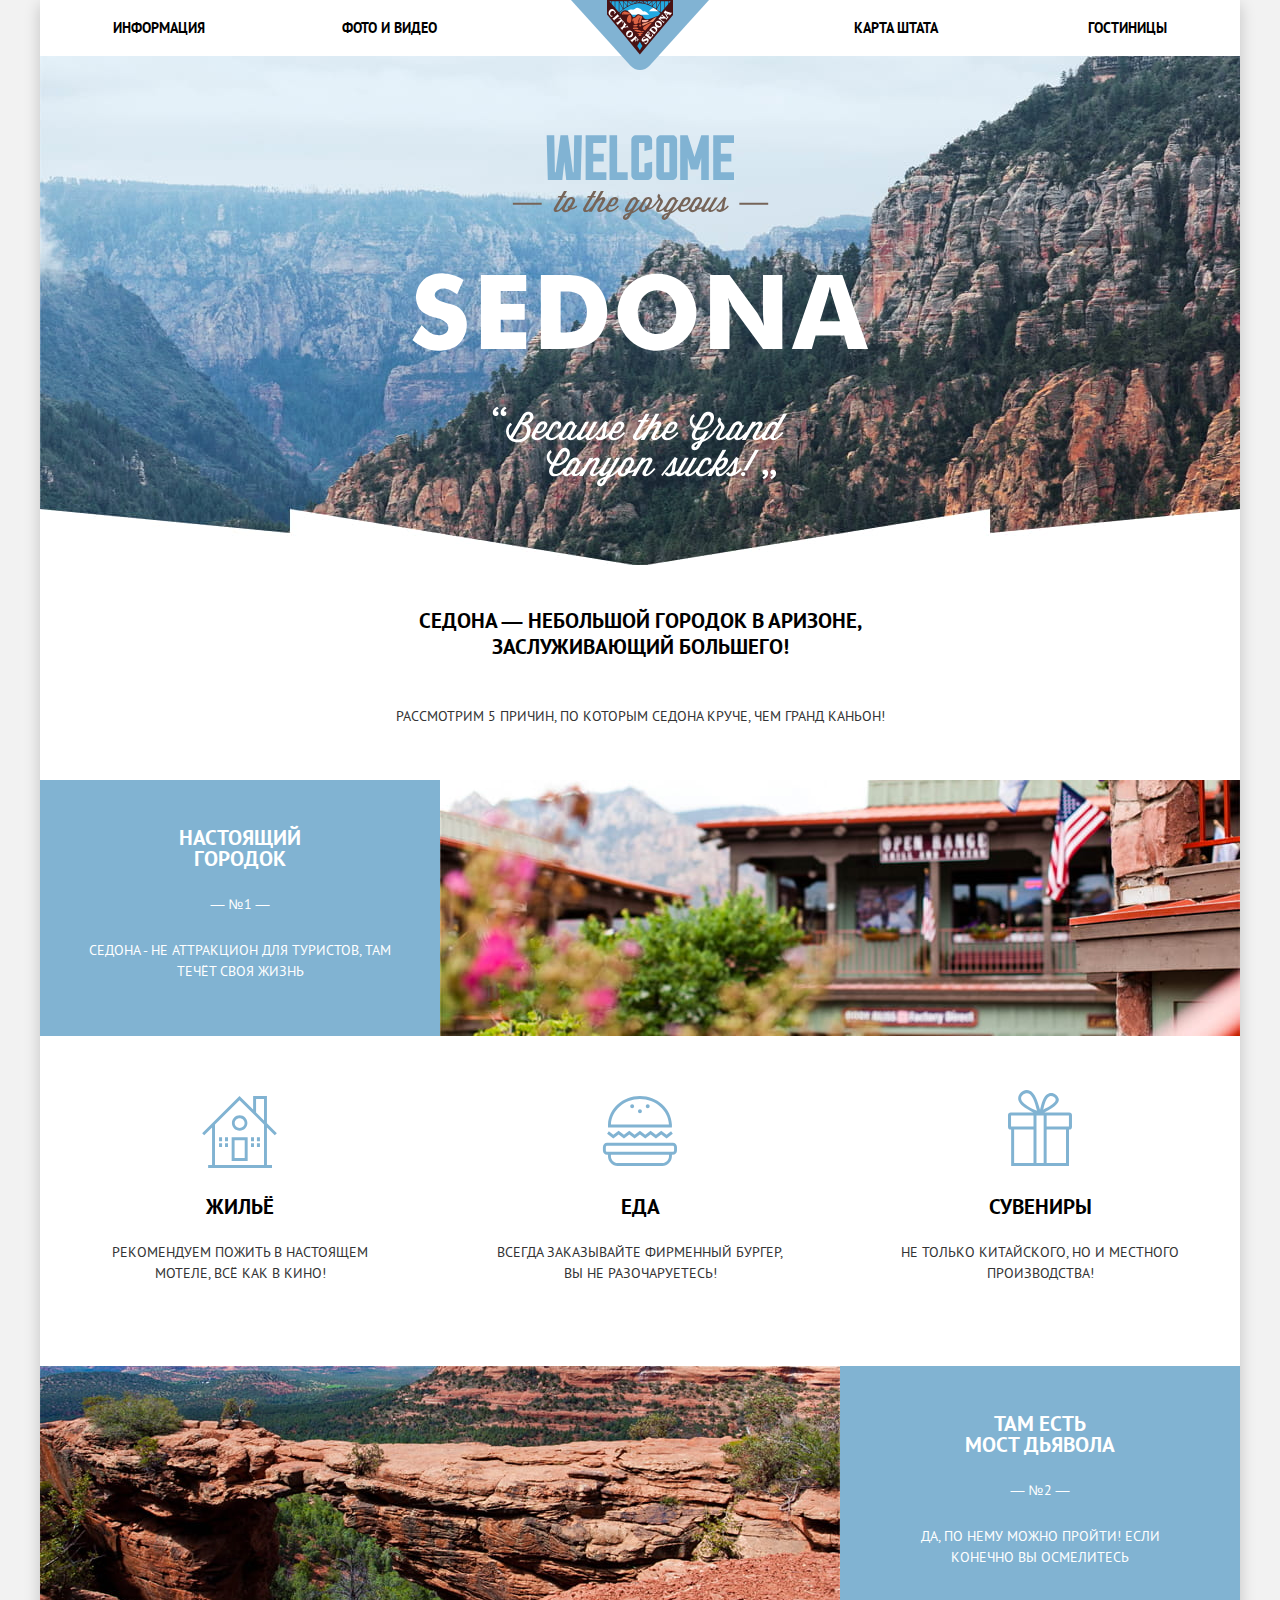
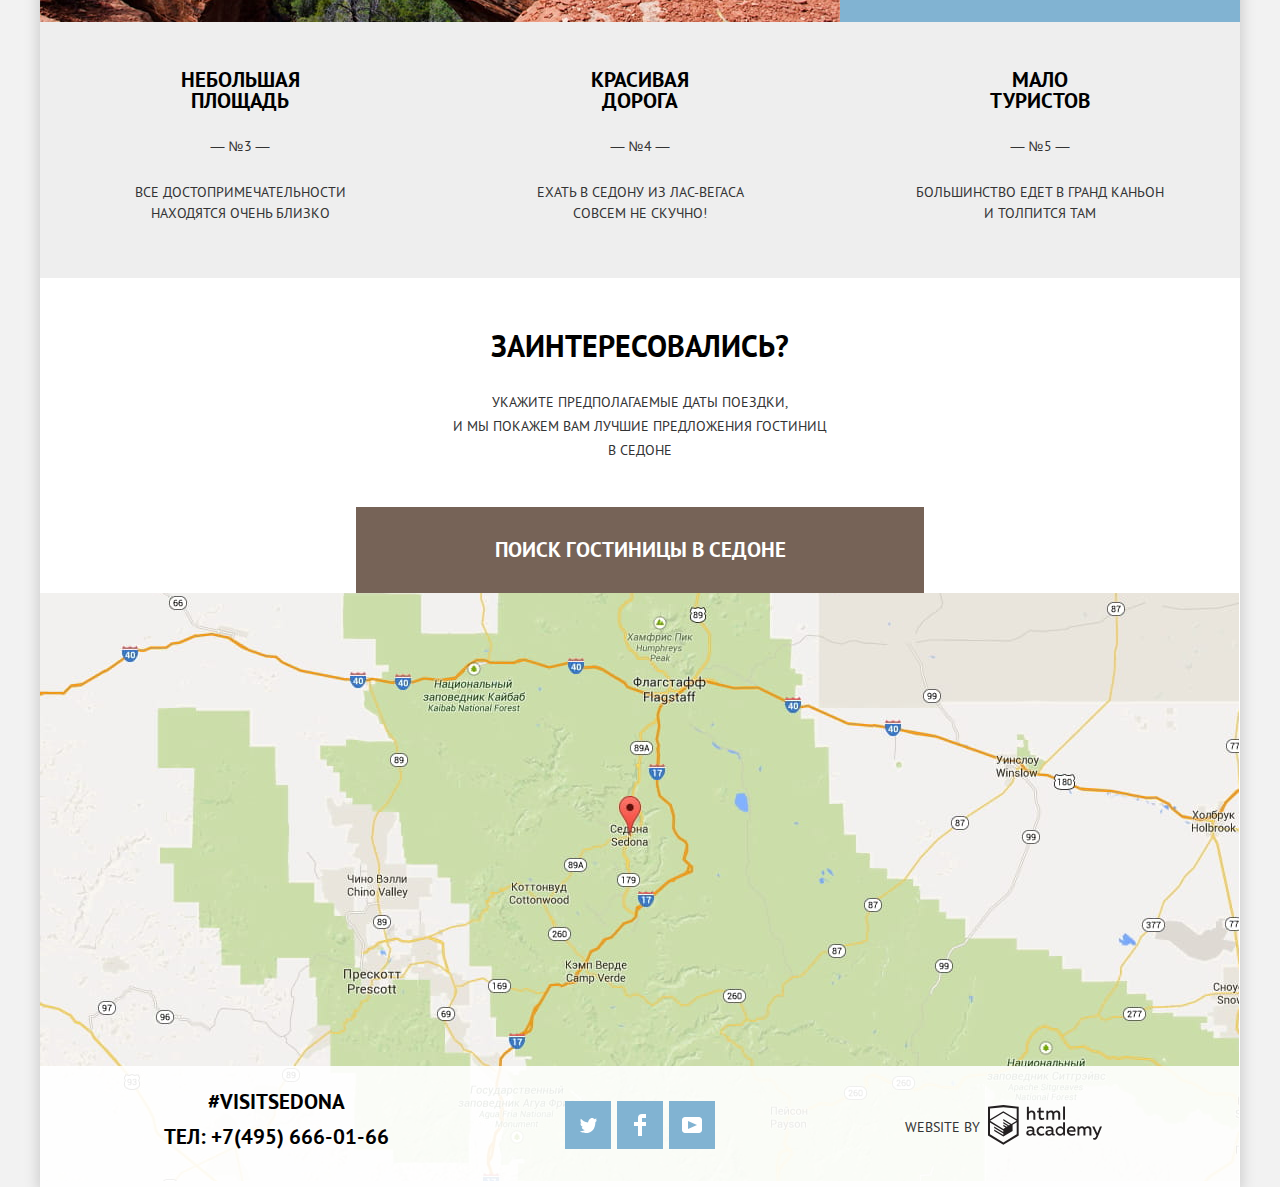
<file: index.html>
<!DOCTYPE html>
<html class="page" lang="ru">
<head>
  <meta charset="utf-8">
  <title>HTML Academy: Седона</title>
  <link rel="stylesheet" href="./css/normalize.min.css">
  <link rel="stylesheet" href="./css/style.min.css">
</head>
<body class="page-body">
<div class="wrapper">
  <header class="site-header">
    <nav class="navigation">
      <a class="navigation__logo">
        <img src="./img/logo.svg" alt="Логотип" width="138" height="70">
      </a>
      <ul class="menu">
        <li class="menu__item">
          <a class="menu__link" href="blank.html">Информация</a>
        </li>
        <li class="menu__item">
          <a class="menu__link" href="blank.html">Фото и видео</a>
        </li>
        <li class="menu__item">
          <a class="menu__link" href="blank.html">Карта штата</a>
        </li>
        <li class="menu__item">
          <a class="menu__link" href="hotels.html">Гостиницы</a>
        </li>
      </ul>
    </nav>
  </header>
  <main>
    <h1 class="visually-hidden">Сайт города Седона</h1>
    <section class="greeting">
      <h2 class="visually-hidden">Приветствие</h2>
      <div class="greeting__img">
        <img src="./img/welcome.svg" alt="Welcome to the gorgeous Sedona" width="457" height="351">
      </div>
      <p class="greeting__text">Седона&nbsp;&mdash; небольшой городок в&nbsp;Аризоне, заслуживающий большего!</p>
    </section>
    <section class="advantages">
      <h2 class="advantages__heading">Рассмотрим 5 причин, по которым Седона круче, чем гранд каньон!</h2>
      <ul class="advantages__list">
        <li class="advantages__item advantages-item long">
          <div class="advantages-item__content">
            <h3 class="advantages-item__heading ">Настоящий городок</h3>
            <p class="advantages-item__number ">— №1 —</p>
            <p class="advantages-item__text ">Седона - не аттракцион для туристов, там течёт своя жизнь</p>
          </div>
          <div class="advantages-item__img">
            <img src="./img/first-reason.jpg" alt="Фото Седоны" width="800" height="256">
          </div>
          <ul class="features__list">
            <li class="features__item">
              <h3 class="features__heading">Жильё</h3>
              <p class="features__text">Рекомендуем пожить в настоящем мотеле, всё как в кино!</p>
            </li>
            <li class="features__item">
              <h3 class="features__heading">Еда</h3>
              <p class="features__text">Всегда заказывайте фирменный бургер, вы не разочаруетесь!</p>
            </li>
            <li class="features__item">
              <h3 class="features__heading">Сувениры</h3>
              <p class="features__text">Не только китайского, но и местного производства!</p>
            </li>
          </ul>
        </li>
        <li class="advantages__item advantages-item long">
          <div class="advantages-item__content">
            <h3 class="advantages-item__heading ">Там есть Мост&nbsp;дьявола</h3>
            <p class="advantages-item__number ">— №2 —</p>
            <p class="advantages-item__text ">Да, по нему можно пройти! Если конечно вы осмелитесь</p>
          </div>
          <div class="advantages-item__img">
            <img src="./img/devil-bridge.jpg" alt="Мост Дьявола" width="800" height="256">
          </div>
        </li>
        <li class="advantages__item advantages-item">
          <h3 class="advantages-item__heading">небольшая площадь</h3>
          <p class="advantages-item__number">— №3 —</p>
          <p class="advantages-item__text">все достопримечательности находятся очень близко</p>
        </li>
        <li class="advantages__item advantages-item">
          <h3 class="advantages-item__heading">красивая дорога</h3>
          <p class="advantages-item__number">— №4 —</p>
          <p class="advantages-item__text">ехать в седону из лас-вегаса совсем не скучно!</p>
        </li>
        <li class="advantages__item advantages-item">
          <h3 class="advantages-item__heading">мало туристов</h3>
          <p class="advantages-item__number">— №5 —</p>
          <p class="advantages-item__text">большинство едет в гранд каньон и толпится там</p>
        </li>
      </ul>
    </section>
    <section class="search-hotels">
      <h2 class="visually-hidden">Поиск лучших предложений</h2>
      <div class="search-hotels-layout">
        <p class="search-hotels__heading">Заинтересовались?</p>
        <p class="search-hotels__subtitle">Укажите предполагаемые даты поездки, и&nbsp;мы&nbsp;покажем&nbsp;вам&nbsp;лучшие предложения гостиниц в&nbsp;седоне</p>
        <button class="search-hotels__btn" type="button">Поиск гостиницы в Седоне</button>
      </div>

      <form class="form-search" action="https://echo.htmlacademy.ru" method="get">
        <div class="form-search__row">
          <label for="search-check-in">Дата заезда:</label>
          <input class="form-search__data-inp" id="search-check-in" type="text" name="checkIn" placeholder="24 апреля 2017">
          <button class="form-search__calendar-btn" type="button" name="calendar">
            <span class="visually-hidden">Календарь</span>
            <svg class="form-search__calendar-icon" width="21" height="23" xmlns="http://www.w3.org/2000/svg">
              <path fill-rule="evenodd" clip-rule="evenodd" d="M16.406 3.025h2.845c.966 0 1.749.822 1.749 1.837v16.302C21 22.179 20.217 23 19.251 23H1.75C.784 23 0 22.179 0 21.164V4.862c0-1.015.784-1.837 1.75-1.837h2.843V1.648c0-.381.294-.689.657-.689.362 0 .656.308.656.689v1.377h3.938V1.648c0-.381.294-.689.657-.689.361 0 .655.308.655.689v1.377h3.938V1.648c0-.381.293-.689.656-.689.362 0 .656.308.656.689v1.377zm3.159 18.459a.448.448 0 00.123-.32h.001V4.862a.449.449 0 00-.437-.459h-2.845v1.378c0 .381-.294.689-.656.689-.363 0-.656-.308-.656-.689V4.403h-3.938v1.378c0 .381-.294.689-.655.689-.363 0-.657-.308-.657-.689V4.403H5.907v1.378c0 .381-.294.689-.656.689-.363 0-.657-.308-.657-.689V4.403H1.75a.45.45 0 00-.438.459v16.302a.45.45 0 00.438.459h17.501a.448.448 0 00.314-.139z"/>
              <path fill-rule="evenodd" clip-rule="evenodd" d="M4.594 9.225h2.625v2.066H4.594V9.225zm0 3.443h2.625v2.067H4.594v-2.067zm2.625 3.444H4.594v2.066h2.625v-2.066zm1.969 0h2.625v2.066H9.188v-2.066zm2.625-3.444H9.188v2.067h2.625v-2.067zM9.188 9.225h2.625v2.066H9.188V9.225zm7.218 6.887h-2.625v2.066h2.625v-2.066zm-2.625-3.444h2.625v2.067h-2.625v-2.067zm2.625-3.443h-2.625v2.066h2.625V9.225z"/>
            </svg>
          </button>
        </div>
        <div class="form-search__row">
          <label for="search-check-out">Дата выезда:</label>
          <input class="form-search__data-inp" id="search-check-out" type="text" name="checkOut" placeholder="4 июля 2017">
          <button class="form-search__calendar-btn" type="button" name="calendar">
            <span class="visually-hidden">Календарь</span>
            <svg class="form-search__calendar-icon" width="21" height="23" xmlns="http://www.w3.org/2000/svg">
              <path fill-rule="evenodd" clip-rule="evenodd" d="M16.406 3.025h2.845c.966 0 1.749.822 1.749 1.837v16.302C21 22.179 20.217 23 19.251 23H1.75C.784 23 0 22.179 0 21.164V4.862c0-1.015.784-1.837 1.75-1.837h2.843V1.648c0-.381.294-.689.657-.689.362 0 .656.308.656.689v1.377h3.938V1.648c0-.381.294-.689.657-.689.361 0 .655.308.655.689v1.377h3.938V1.648c0-.381.293-.689.656-.689.362 0 .656.308.656.689v1.377zm3.159 18.459a.448.448 0 00.123-.32h.001V4.862a.449.449 0 00-.437-.459h-2.845v1.378c0 .381-.294.689-.656.689-.363 0-.656-.308-.656-.689V4.403h-3.938v1.378c0 .381-.294.689-.655.689-.363 0-.657-.308-.657-.689V4.403H5.907v1.378c0 .381-.294.689-.656.689-.363 0-.657-.308-.657-.689V4.403H1.75a.45.45 0 00-.438.459v16.302a.45.45 0 00.438.459h17.501a.448.448 0 00.314-.139z"/>
              <path fill-rule="evenodd" clip-rule="evenodd" d="M4.594 9.225h2.625v2.066H4.594V9.225zm0 3.443h2.625v2.067H4.594v-2.067zm2.625 3.444H4.594v2.066h2.625v-2.066zm1.969 0h2.625v2.066H9.188v-2.066zm2.625-3.444H9.188v2.067h2.625v-2.067zM9.188 9.225h2.625v2.066H9.188V9.225zm7.218 6.887h-2.625v2.066h2.625v-2.066zm-2.625-3.444h2.625v2.067h-2.625v-2.067zm2.625-3.443h-2.625v2.066h2.625V9.225z"/>
            </svg>
          </button>
        </div>
        <div class="form-search__columns">
          <div class="form-search__column-1">
            <label class="search-groupAdults" for="search-group-adults">Взрослые:</label>
            <div class="search-groupAdults__layout">
              <button class="form-search__math-btn form-search__minus" type="button" aria-label="Уменьшить">
                <svg width="12" height="3" viewBox="0 0 12 3" fill="none" xmlns="http://www.w3.org/2000/svg">
                  <rect width="12" height="3" fill="#A9A9A9"/>
                </svg>
              </button>
              <input class="group-adults-inp" id="search-group-adults" type="text" name="group-adults" value="2" pattern="^[0-9]\d*$">
              <button class="form-search__math-btn form-search__plus" type="button" aria-label="Увеличить">
                <svg width="11" height="11" viewBox="0 0 11 11" fill="none" xmlns="http://www.w3.org/2000/svg">
                  <path fill-rule="evenodd" clip-rule="evenodd" d="M4.23086 6.76932V11H6.76932V6.76932H11V4.23086H6.76932V0H4.23085V4.23086H0V6.76932H4.23086Z" fill="#A9A9A9"/>
                </svg>
              </button>
            </div>
          </div>
          <div class="form-search__column-2">
            <label class="search-groupChildren" for="search-group-children">Дети:</label>
            <div class="search-groupChildren__layout">
              <button class="form-search__math-btn form-search__minus" type="button" aria-label="Уменьшить">
                <svg width="12" height="3" viewBox="0 0 12 3" fill="none" xmlns="http://www.w3.org/2000/svg">
                  <rect width="12" height="3" fill="#A9A9A9"/>
                </svg>
              </button>
              <input class="group-children-inp" id="search-group-children" type="text" name="group-children" value="0" pattern="^[0-9]\d*$">
              <button class="form-search__math-btn form-search__plus" type="button" aria-label="Увеличить">
                <svg width="11" height="11" viewBox="0 0 11 11" fill="none" xmlns="http://www.w3.org/2000/svg">
                  <path fill-rule="evenodd" clip-rule="evenodd" d="M4.23086 6.76932V11H6.76932V6.76932H11V4.23086H6.76932V0H4.23085V4.23086H0V6.76932H4.23086Z" fill="#A9A9A9"/>
                </svg>
              </button>
            </div>
          </div>
        </div>
        <button class="form-search__submit" type="submit">Найти</button>
      </form>
    </section>
  </main>
  <footer class="site-footer map">
    <iframe aria-label="Sedona на карте" src="https://www.google.com/maps/embed?pb=!1m18!1m12!1m3!1d839238.8088123744!2d-111.68172556265714!3d34.74862460884593!2m3!1f0!2f0!3f0!3m2!1i1024!2i768!4f13.1!3m3!1m2!1s0x872da132f942b00d%3A0x5548c523fa6c8efd!2z0KHQtdC00L7QvdCwLCDQkNGA0LjQt9C-0L3QsCA4NjMzNiwg0KHQqNCQ!5e0!3m2!1sru!2sru!4v1592058925749!5m2!1sru!2sru" width="1200" height="594" allowfullscreen="" aria-hidden="false" tabindex="0"></iframe>
    <div class="map__img">
      <img src="./img/map.jpg" alt="Sedona на карте" width="1199" height="593">
    </div>
    <div class="site-footer__content">
      <section class="site-footer__contacts">
        <h2 class="visually-hidden">Контакты</h2>
        <p>#visitSEDONA</p>
        <a href="tel:+79456660166">ТЕЛ: +7(495) 666-01-66</a>
      </section>
      <section class="site-footer__socials">
        <h2 class="visually-hidden">Социальные сети</h2>
        <ul class="socials">
          <li class="social__item">
            <a class="social social__tw" href="blank.html"><span class="visually-hidden">Твиттер</span></a>
          </li>
          <li class="social__item">
            <a class="social social__fc" href="blank.html"><span class="visually-hidden">Фэйсбук</span></a>
          </li>
          <li class="social__item">
            <a class="social social__ut" href="blank.html"><span class="visually-hidden">Ютуб</span></a>
          </li>
        </ul>
      </section>
      <p class="site-footer__developer"> Website by
        <a class="developer__link" href="https://htmlacademy.ru/intensive/htmlcss" aria-label="Ссылка на базовый интенсив HTML Академии">
          <svg class="developer__logo" width="115" height="41" fill="none" xmlns="http://www.w3.org/2000/svg">
            <title>HTML Academy</title>
            <path fill-rule="evenodd" clip-rule="evenodd" d="M15.52 1.057h-.17L0 2.72v28.776l15.35 9.343 15.352-9.344V2.72L15.52 1.057zm61.498 1.565h-1.93v13.11h1.93V2.621zm-36.156.01v5.136a3.976 3.976 0 012.849-1.23 3.387 3.387 0 012.614 1.007 3.55 3.55 0 011.015 2.662v5.556h-1.973v-5.297a1.984 1.984 0 00-.41-1.44 1.899 1.899 0 00-1.289-.718h-.316a3.081 3.081 0 00-2.448 1.5v5.955H38.9V2.633h1.963zm36.156 28.852h-1.74v-1.425a4.061 4.061 0 01-3.366 1.662c-2.437-.168-4.33-2.239-4.33-4.736 0-2.498 1.893-4.569 4.33-4.737a3.98 3.98 0 013.165 1.402v-5.33h1.941v13.164zm-29.952-1.425c.197-.008.392-.044.58-.107v1.435c-.398.153-.82.23-1.245.226a1.758 1.758 0 01-1.762-1.079 5.035 5.035 0 01-3.313 1.166c-1.593 0-3.07-.896-3.07-2.752 0-2.298 2.11-3.01 3.914-3.01.77.013 1.537.103 2.29.27v-.324c0-1.079-.802-1.91-2.31-1.91a7.682 7.682 0 00-3.166.69V22.83a10.56 10.56 0 013.365-.593c2.49 0 4.02 1.209 4.02 3.938v3.237a.592.592 0 00.13.429c.096.12.236.194.387.208h.18v.01zM40.27 28.84c.027.389.205.75.495 1.004.289.253.666.378 1.046.345h.116a3.537 3.537 0 002.542-1.079v-1.532a10.039 10.039 0 00-1.91-.227c-1.055 0-2.278.356-2.278 1.49h-.01zm15.752-5.902a5.183 5.183 0 00-2.712-.69h-.369a4.514 4.514 0 00-3.18 1.471 4.722 4.722 0 00-1.23 3.341v.442c.164 2.498 2.273 4.39 4.716 4.23 1.004.024 2-.187 2.912-.615v-1.845a5.185 5.185 0 01-2.564.69 2.885 2.885 0 01-2.657-1.426 3.024 3.024 0 010-3.07 2.884 2.884 0 012.657-1.427c.865-.003 1.71.26 2.427.755v-1.856zM66.15 30.06c.198-.008.393-.045.58-.108v1.435c-.397.153-.82.23-1.244.226a1.758 1.758 0 01-1.762-1.079 5.035 5.035 0 01-3.313 1.166c-1.593 0-3.07-.896-3.07-2.752 0-2.298 2.11-3.01 3.914-3.01.77.013 1.537.103 2.29.27v-.324c0-1.079-.802-1.91-2.311-1.91a7.682 7.682 0 00-3.165.69V22.83c1.084-.379 2.22-.58 3.365-.593 2.49 0 4.02 1.209 4.02 3.938v3.237a.592.592 0 00.129.429c.097.12.237.194.388.208h.18v.01zm-6.296-.212a1.468 1.468 0 01-.498-1.008h.021c0-1.133 1.16-1.489 2.279-1.489.642.015 1.281.09 1.91.227v1.532a3.537 3.537 0 01-2.543 1.079h-.116a1.404 1.404 0 01-1.053-.34zm9.472-2.918c0-1.644 1.304-2.977 2.912-2.977l.021.054c1.214 0 2.314.731 2.806 1.866v2.158a3.015 3.015 0 01-2.827 1.877c-1.608 0-2.912-1.333-2.912-2.978zm14.022-4.682c3.492 0 4.705 2.892 4.135 5.492h-6.562c.222 1.618 1.762 2.276 3.366 2.276a6.326 6.326 0 002.785-.636v1.726c-1 .436-2.08.646-3.165.615-2.67 0-5.012-1.532-5.012-4.769a4.572 4.572 0 011.145-3.268 4.37 4.37 0 013.076-1.469h.232v.033zm-2.48 3.927c.101-1.351 1.253-2.365 2.575-2.265h.042c.62-.057 1.234.17 1.675.62.442.449.666 1.075.614 1.71H80.87v-.065zm8.62 5.287v-8.966h1.74v1.079a3.983 3.983 0 012.934-1.37 3.001 3.001 0 012.785 1.51c.793-.881 1.9-1.399 3.07-1.435a3.192 3.192 0 012.489 1.01c.647.69.971 1.631.887 2.583v5.61h-2.004v-5.556a1.74 1.74 0 00-.366-1.262 1.665 1.665 0 00-1.132-.626h-.275a2.936 2.936 0 00-2.184 1.208v6.237H95.43v-5.557a1.742 1.742 0 00-.38-1.266 1.666 1.666 0 00-1.15-.611h-.21a3.153 3.153 0 00-2.333 1.392v6.074h-1.825l-.042-.054zm24.488-8.988h-2.005l-2.648 6.798-3.018-6.787h-2.11l4.221 9.063-.18.454c-.517 1.36-1.234 2.05-2.184 2.05a2.96 2.96 0 01-.897-.13v1.694c.38.096.77.147 1.161.151 1.329 0 2.585-.744 3.534-3.086l4.126-10.206zM52.689 6.787V3.55l-1.962.464v2.719h-1.583V8.49h1.646v4.5c-.067.826.234 1.64.82 2.213a2.653 2.653 0 002.197.743c.793.007 1.58-.121 2.332-.378v-1.726a4.647 4.647 0 01-1.783.356c-1.14 0-1.667-.389-1.667-1.575V8.513h3.165V6.787H52.69zm5.697 8.966V6.754h1.752v1.08a3.983 3.983 0 012.922-1.382 2.998 2.998 0 012.743 1.435c.793-.882 1.9-1.4 3.07-1.435.94-.037 1.85.347 2.491 1.052.64.704.949 1.66.843 2.617v5.62h-2.004v-5.556a1.743 1.743 0 00-.366-1.262 1.668 1.668 0 00-1.132-.626h-.243a2.937 2.937 0 00-2.184 1.209v6.236h-2.005v-5.557a1.742 1.742 0 00-.365-1.262 1.667 1.667 0 00-1.133-.626h-.242A3.153 3.153 0 0060.2 9.69v6.074h-1.815v-.01zm-29.689 14.55l.01-.006-.01.021v-.015zm0-11.983v11.983l-13.346 8.13-13.346-8.115V18.515l13.283 8.092v1.424l-9.105-5.503v1.414l9.157 5.621v1.5l-9.147-5.567v1.456l9.158 5.621 9.232-5.653v-6.107l4.114-2.492zm.01-1.542l-3.67 2.158-1.689 1.079-8.04-4.931v1.413l6.848 4.23-.148.097-1.055.582-5.665-3.452v1.445l4.473 2.72-1.055.722-3.376-2.05v1.414l2.215 1.338-2.247 1.36L2.11 16.863 15.31 8.729l13.399 8.049zm-13.42-9.506l13.42 8.081V4.563L15.362 3.13 2.015 4.564v10.79l13.273-8.082z"/>
          </svg>
        </a>
      </p>
    </div>
  </footer>
</div>
<script src="js/script.min.js"></script>
</body>
</html>
</file>
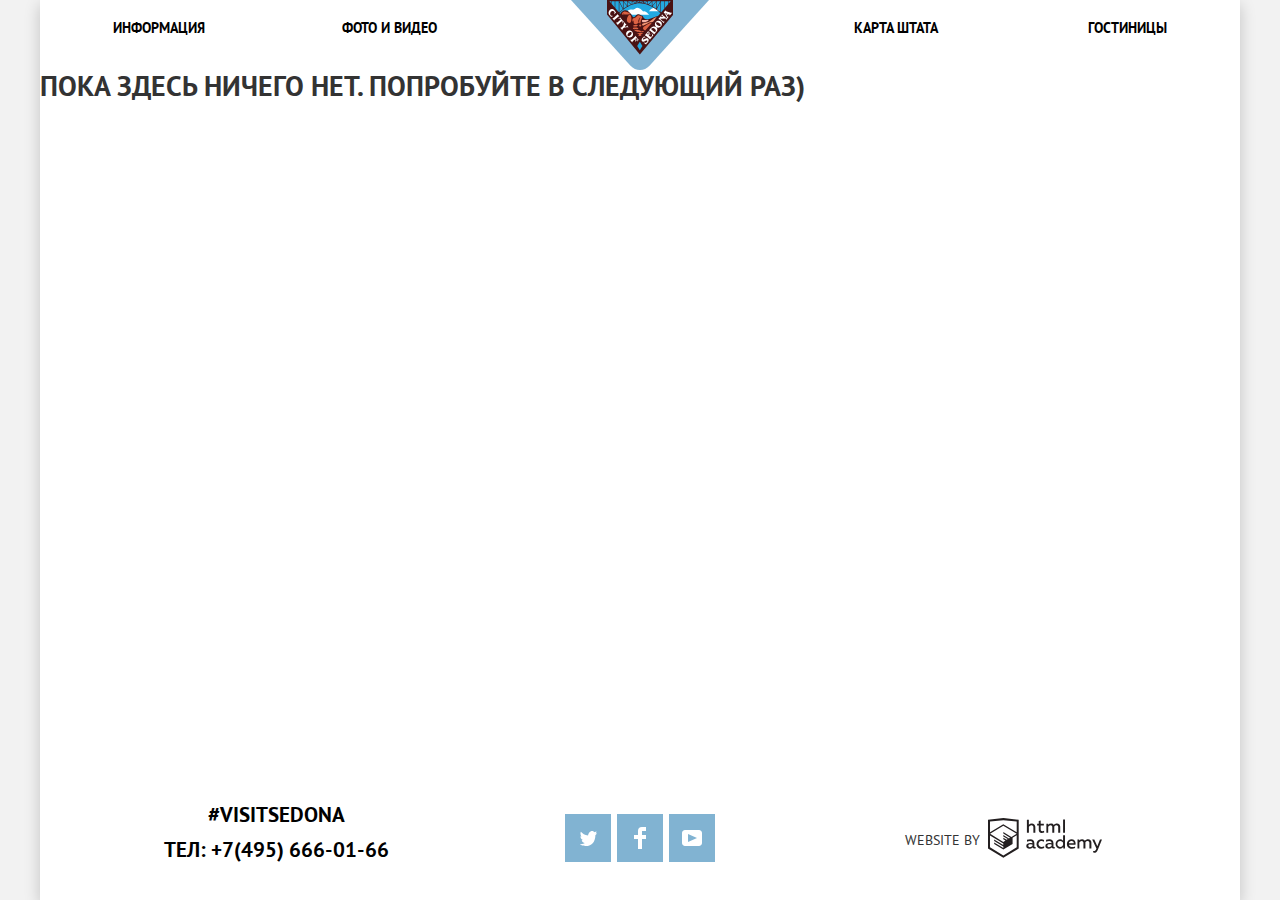
<file: blank.html>
<!DOCTYPE html>
<html lang="en">
<head class="page">
  <meta charset="UTF-8">
  <title>Blank</title>
  <link rel="stylesheet" href="./css/normalize.min.css">
  <link rel="stylesheet" href="./css/style.min.css">
</head>
<body class="page-body">
<div class="wrapper">
  <header class="site-header">
    <nav class="navigation">
      <a class="navigation__logo" href="index.html" aria-label="На главную страницу">
        <img src="./img/logo.svg" alt="Логотип" width="138" height="70">
      </a>
      <ul class="menu">
        <li class="menu__item left-side">
          <a class="menu__link" href="blank.html">Информация</a>
        </li>
        <li class="menu__item left-side">
          <a class="menu__link" href="blank.html">Фото и видео</a>
        </li>
        <li class="menu__item right-side">
          <a class="menu__link" href="blank.html">Карта штата</a>
        </li>
        <li class="menu__item right-side">
          <a class="menu__link" href="hotels.html">Гостиницы</a>
        </li>
      </ul>
    </nav>
  </header>
  <main>
    <h1>Пока здесь ничего нет. Попробуйте в следующий раз)</h1>
  </main>
  <footer class="site-footer site-footer__content">
    <section class="site-footer__contacts">
      <h2 class="visually-hidden">Контакты</h2>
      <p>#visitSEDONA</p>
      <a href="tel:+79456660166">ТЕЛ: +7(495) 666-01-66</a>
    </section>
    <section class="site-footer__socials">
      <h2 class="visually-hidden">Социальные сети</h2>
      <ul class="socials">
        <li class="social__item">
          <a class="social social__tw" href="blank.html"><span class="visually-hidden">Твиттер</span></a>
        </li>
        <li class="social__item">
          <a class="social social__fc" href="blank.html"><span class="visually-hidden">Фэйсбук</span></a>
        </li>
        <li class="social__item">
          <a class="social social__ut" href="blank.html"><span class="visually-hidden">Ютуб</span></a>
        </li>
      </ul>
    </section>
    <p class="site-footer__developer">
      Website by
      <a class="developer__link" href="https://htmlacademy.ru/intensive/htmlcss"
         aria-label="Ссылка на базовый интенсив HTML Академии">
        <svg class="developer__logo" width="115" height="41" fill="none" xmlns="http://www.w3.org/2000/svg">
          <title>HTML Academy</title>
          <path fill-rule="evenodd" clip-rule="evenodd"
                d="M15.52 1.057h-.17L0 2.72v28.776l15.35 9.343 15.352-9.344V2.72L15.52 1.057zm61.498 1.565h-1.93v13.11h1.93V2.621zm-36.156.01v5.136a3.976 3.976 0 012.849-1.23 3.387 3.387 0 012.614 1.007 3.55 3.55 0 011.015 2.662v5.556h-1.973v-5.297a1.984 1.984 0 00-.41-1.44 1.899 1.899 0 00-1.289-.718h-.316a3.081 3.081 0 00-2.448 1.5v5.955H38.9V2.633h1.963zm36.156 28.852h-1.74v-1.425a4.061 4.061 0 01-3.366 1.662c-2.437-.168-4.33-2.239-4.33-4.736 0-2.498 1.893-4.569 4.33-4.737a3.98 3.98 0 013.165 1.402v-5.33h1.941v13.164zm-29.952-1.425c.197-.008.392-.044.58-.107v1.435c-.398.153-.82.23-1.245.226a1.758 1.758 0 01-1.762-1.079 5.035 5.035 0 01-3.313 1.166c-1.593 0-3.07-.896-3.07-2.752 0-2.298 2.11-3.01 3.914-3.01.77.013 1.537.103 2.29.27v-.324c0-1.079-.802-1.91-2.31-1.91a7.682 7.682 0 00-3.166.69V22.83a10.56 10.56 0 013.365-.593c2.49 0 4.02 1.209 4.02 3.938v3.237a.592.592 0 00.13.429c.096.12.236.194.387.208h.18v.01zM40.27 28.84c.027.389.205.75.495 1.004.289.253.666.378 1.046.345h.116a3.537 3.537 0 002.542-1.079v-1.532a10.039 10.039 0 00-1.91-.227c-1.055 0-2.278.356-2.278 1.49h-.01zm15.752-5.902a5.183 5.183 0 00-2.712-.69h-.369a4.514 4.514 0 00-3.18 1.471 4.722 4.722 0 00-1.23 3.341v.442c.164 2.498 2.273 4.39 4.716 4.23 1.004.024 2-.187 2.912-.615v-1.845a5.185 5.185 0 01-2.564.69 2.885 2.885 0 01-2.657-1.426 3.024 3.024 0 010-3.07 2.884 2.884 0 012.657-1.427c.865-.003 1.71.26 2.427.755v-1.856zM66.15 30.06c.198-.008.393-.045.58-.108v1.435c-.397.153-.82.23-1.244.226a1.758 1.758 0 01-1.762-1.079 5.035 5.035 0 01-3.313 1.166c-1.593 0-3.07-.896-3.07-2.752 0-2.298 2.11-3.01 3.914-3.01.77.013 1.537.103 2.29.27v-.324c0-1.079-.802-1.91-2.311-1.91a7.682 7.682 0 00-3.165.69V22.83c1.084-.379 2.22-.58 3.365-.593 2.49 0 4.02 1.209 4.02 3.938v3.237a.592.592 0 00.129.429c.097.12.237.194.388.208h.18v.01zm-6.296-.212a1.468 1.468 0 01-.498-1.008h.021c0-1.133 1.16-1.489 2.279-1.489.642.015 1.281.09 1.91.227v1.532a3.537 3.537 0 01-2.543 1.079h-.116a1.404 1.404 0 01-1.053-.34zm9.472-2.918c0-1.644 1.304-2.977 2.912-2.977l.021.054c1.214 0 2.314.731 2.806 1.866v2.158a3.015 3.015 0 01-2.827 1.877c-1.608 0-2.912-1.333-2.912-2.978zm14.022-4.682c3.492 0 4.705 2.892 4.135 5.492h-6.562c.222 1.618 1.762 2.276 3.366 2.276a6.326 6.326 0 002.785-.636v1.726c-1 .436-2.08.646-3.165.615-2.67 0-5.012-1.532-5.012-4.769a4.572 4.572 0 011.145-3.268 4.37 4.37 0 013.076-1.469h.232v.033zm-2.48 3.927c.101-1.351 1.253-2.365 2.575-2.265h.042c.62-.057 1.234.17 1.675.62.442.449.666 1.075.614 1.71H80.87v-.065zm8.62 5.287v-8.966h1.74v1.079a3.983 3.983 0 012.934-1.37 3.001 3.001 0 012.785 1.51c.793-.881 1.9-1.399 3.07-1.435a3.192 3.192 0 012.489 1.01c.647.69.971 1.631.887 2.583v5.61h-2.004v-5.556a1.74 1.74 0 00-.366-1.262 1.665 1.665 0 00-1.132-.626h-.275a2.936 2.936 0 00-2.184 1.208v6.237H95.43v-5.557a1.742 1.742 0 00-.38-1.266 1.666 1.666 0 00-1.15-.611h-.21a3.153 3.153 0 00-2.333 1.392v6.074h-1.825l-.042-.054zm24.488-8.988h-2.005l-2.648 6.798-3.018-6.787h-2.11l4.221 9.063-.18.454c-.517 1.36-1.234 2.05-2.184 2.05a2.96 2.96 0 01-.897-.13v1.694c.38.096.77.147 1.161.151 1.329 0 2.585-.744 3.534-3.086l4.126-10.206zM52.689 6.787V3.55l-1.962.464v2.719h-1.583V8.49h1.646v4.5c-.067.826.234 1.64.82 2.213a2.653 2.653 0 002.197.743c.793.007 1.58-.121 2.332-.378v-1.726a4.647 4.647 0 01-1.783.356c-1.14 0-1.667-.389-1.667-1.575V8.513h3.165V6.787H52.69zm5.697 8.966V6.754h1.752v1.08a3.983 3.983 0 012.922-1.382 2.998 2.998 0 012.743 1.435c.793-.882 1.9-1.4 3.07-1.435.94-.037 1.85.347 2.491 1.052.64.704.949 1.66.843 2.617v5.62h-2.004v-5.556a1.743 1.743 0 00-.366-1.262 1.668 1.668 0 00-1.132-.626h-.243a2.937 2.937 0 00-2.184 1.209v6.236h-2.005v-5.557a1.742 1.742 0 00-.365-1.262 1.667 1.667 0 00-1.133-.626h-.242A3.153 3.153 0 0060.2 9.69v6.074h-1.815v-.01zm-29.689 14.55l.01-.006-.01.021v-.015zm0-11.983v11.983l-13.346 8.13-13.346-8.115V18.515l13.283 8.092v1.424l-9.105-5.503v1.414l9.157 5.621v1.5l-9.147-5.567v1.456l9.158 5.621 9.232-5.653v-6.107l4.114-2.492zm.01-1.542l-3.67 2.158-1.689 1.079-8.04-4.931v1.413l6.848 4.23-.148.097-1.055.582-5.665-3.452v1.445l4.473 2.72-1.055.722-3.376-2.05v1.414l2.215 1.338-2.247 1.36L2.11 16.863 15.31 8.729l13.399 8.049zm-13.42-9.506l13.42 8.081V4.563L15.362 3.13 2.015 4.564v10.79l13.273-8.082z"/>
        </svg>
      </a>
    </p>
  </footer>
</div>
</body>
</html>
</file>
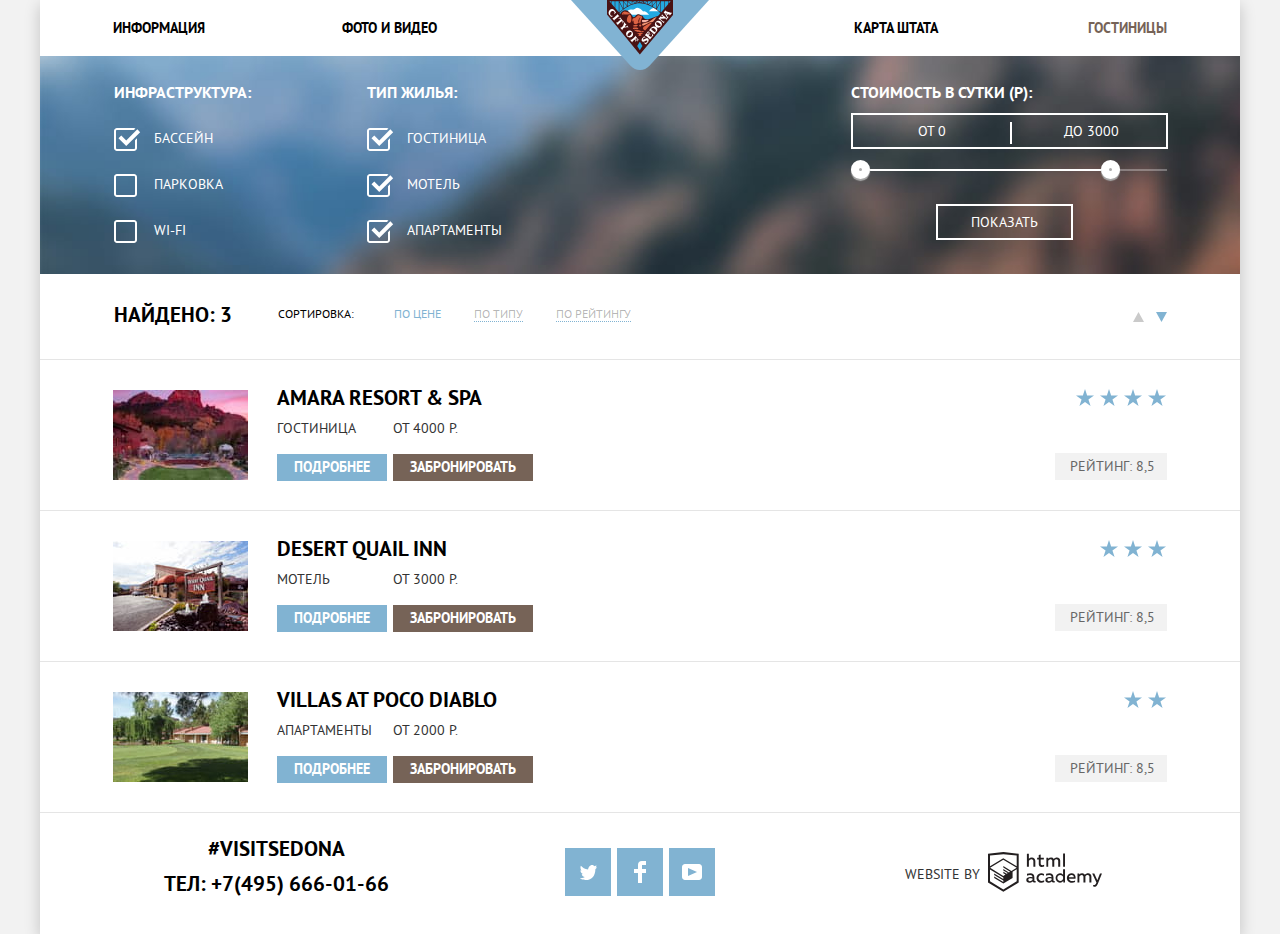
<file: hotels.html>
<!DOCTYPE html>
<html class="page" lang="ru">
<head>
  <meta charset="UTF-8">
  <title>HTML Academy: Седона-hotels</title>
  <link rel="stylesheet" href="./css/normalize.min.css">
  <link rel="stylesheet" href="./css/style.min.css">
</head>
<body class="page-body">
<div class="wrapper">
  <header class="site-header">
    <nav class="navigation">
      <a class="navigation__logo" href="index.html" aria-label="На главную страницу">
        <img src="./img/logo.svg" alt="Логотип" width="138" height="70">
      </a>
      <ul class="menu">
        <li class="menu__item left-side">
          <a class="menu__link" href="blank.html">Информация</a>
        </li>
        <li class="menu__item left-side">
          <a class="menu__link" href="blank.html">Фото и видео</a>
        </li>
        <li class="menu__item right-side">
          <a class="menu__link" href="blank.html">Карта штата</a>
        </li>
        <li class="menu__item right-side">
          <a class="menu__link">Гостиницы</a>
        </li>
      </ul>
    </nav>
  </header>
  <main>
    <h1 class="visually-hidden">Поиск жилья в Седоне</h1>
    <section class="filter">
      <h2 class="visually-hidden">Фильтр для поска гостиницы</h2>
      <form class="filter-form" action="https://echo.htmlacademy.ru" method="get">
        <fieldset class="filter-infrastructure">
          <legend class="filter-form__legend">Инфраструктура:</legend>
          <ul class="filter__list">
            <li class="filter__item">
              <input class="filter__check visually-hidden" id="filter-pool" type="checkbox" name="pool" checked>
              <label class="filter__check-label" for="filter-pool">Бассейн</label>
            </li>
            <li class="filter__item">
              <input class="filter__check visually-hidden" id="filter-parking" type="checkbox" name="parking">
              <label class="filter__check-label" for="filter-parking">Парковка</label>
            </li>
            <li class="filter__item">
              <input class="filter__check visually-hidden" id="filter-wi-fi" type="checkbox" name="wi-fi">
              <label class="filter__check-label" for="filter-wi-fi">wi-fi</label>
            </li>
          </ul>
        </fieldset>
        <fieldset class="filter-type-house">
          <legend class="filter-form__legend">Тип жилья:</legend>
          <ul class="filter__list">
            <li class="filter__item">
              <input class="filter__check visually-hidden" id="filter-hotel" type="checkbox" name="hotel" checked>
              <label class="filter__check-label" for="filter-hotel">Гостиница</label>
            </li>
            <li class="filter__item">
              <input class="filter__check visually-hidden" id="filter-motel" type="checkbox" name="motel" checked>
              <label class="filter__check-label" for="filter-motel">Мотель</label>
            </li>
            <li class="filter__item">
              <input class="filter__check visually-hidden" id="filter-apartments" type="checkbox" name="apartments"
                     checked>
              <label class="filter__check-label" for="filter-apartments">Апартаменты</label>
            </li>
          </ul>
        </fieldset>
        <fieldset class="filer-price">
          <legend class="filter-form__legend price">Стоимость в сутки (Р):</legend>
          <div class="filer-price-wrapper">
            <div class="filer-price__inputs">
              <label class="filter-price-label">
                От <input class="filer-price__input min" type="text" name="filter-price-min" value="0" pattern="[0-9]+$" required>
              </label>
              <label class="filter-price-label">
                До <input class="filer-price__input max" type="text" name="filter-price-max" value="3000" pattern="[0-9]+$" required>
              </label>
            </div>
            <div class="range-filter">
              <div class="scale">
                <div class="bar" style="width: 85%;"></div>
              </div>
              <button class="toggle toggle-min" type="button" style="left: 0" aria-label="Минимум"></button>
              <button class="toggle toggle-max" type="button" style="left: 79%" aria-label="Максимум"></button>
            </div>
          </div>
          <button class="filter-form__submit" type="submit">Показать</button>
        </fieldset>
      </form>
    </section>
    <section class="filter-result">
      <h2 class="visually-hidden">Результат поиска гостиницы</h2>
      <div class="filter-result__options result-options">
        <p class="result-options__quantity">Найдено: 3</p>
        <p class="result-options__sorting">Сортировка:</p>
        <ul class="type-sorting">
          <li class="type-sorting__item">
            <a class="type-sorting__link active" href="#">По цене</a>
          </li>
          <li class="type-sorting__item">
            <a class="type-sorting__link" href="#">По типу</a>
          </li>
          <li class="type-sorting__item">
            <a class="type-sorting__link" href="#">По рейтингу</a>
          </li>
        </ul>
        <ul class="type-sorting__triangle">
          <li class="type-sorting-triangle__item">
            <a href="#" aria-label="По возростанию">
              <svg class="type-sorting-triangle__icon" width="11" height="10" xmlns="http://www.w3.org/2000/svg">
                <path d="M5.5 0L0 10h11L5.5 0z"/>
              </svg>
            </a>
          </li>
          <li class="type-sorting-triangle__item active">
            <a href="#" aria-label="По убыванию">
              <svg class="type-sorting-triangle__icon down" width="11" height="10" xmlns="http://www.w3.org/2000/svg">
                <path d="M5.5 0L0 10h11L5.5 0z"/>
              </svg>
            </a>
          </li>
        </ul>
      </div>
      <ul class="filter-result__hotels filter-result-hotels">
        <li>
          <article class="filter-result-hotels__item">
            <figure class="hotel__img">
              <img src="./img/amara-resort-and-spa.jpg" alt="Amara Resort & Spa" width="135" height="90">
            </figure>
            <div class="hotel__desc">
              <h3 class="hotel__title">
                <a href="blank.html">Amara Resort & Spa</a>
              </h3>
              <div class="hotel__info">
                <p class="hotel__type">Гостиница</p>
                <p class="hotel__price">От 4000 Р.</p>
              </div>
              <div class="hotel__links">
                <a class="hotel__btn details" href="blank.html">Подробнее</a>
                <a class="hotel__btn check-in" href="blank.html">Забронировать</a>
              </div>
            </div>
            <div class="hotel__all-rating">
              <ul class="hotels__stars">
                <li aria-label="Звездность отеля: 4 звезды"></li>
                <li></li>
                <li></li>
                <li></li>
              </ul>
              <p class="hotels__rating">Рейтинг: 8,5</p>
            </div>
          </article>
        </li>
        <li>
          <article class="filter-result-hotels__item">
            <figure class="hotel__img">
              <img src="./img/desert-quail-inn.jpg" alt="Desert Quail Inn" width="135" height="90">
            </figure>
            <div class="hotel__desc">
              <h3 class="hotel__title">
                <a href="blank.html">Desert Quail Inn</a>
              </h3>
              <div class="hotel__info">
                <p class="hotel__type">Мотель</p>
                <p class="hotel__price">От 3000 Р.</p>
              </div>
              <div class="hotel__links">
                <a class="hotel__btn details" href="blank.html">Подробнее</a>
                <a class="hotel__btn check-in" href="blank.html">Забронировать</a>
              </div>
            </div>
            <div class="hotel__all-rating">
              <ul class="hotels__stars">
                <li aria-label="Звездность отеля: 3 звезды"></li>
                <li></li>
                <li></li>
              </ul>
              <p class="hotels__rating">Рейтинг: 8,5</p>
            </div>
          </article>
        </li>
        <li>
          <article class="filter-result-hotels__item">
            <figure class="hotel__img">
              <img src="./img/villas-at-poco-diablo.jpg" alt="Villas at Poco Diablo" width="135" height="90">
            </figure>
            <div class="hotel__desc">
              <h3 class="hotel__title">
                <a href="blank.html">Villas at Poco Diablo</a>
              </h3>
              <div class="hotel__info">
                <p class="hotel__type">Апартаменты</p>
                <p class="hotel__price">От 2000 Р.</p>
              </div>
              <div class="hotel__links">
                <a class="hotel__btn details" href="blank.html">Подробнее</a>
                <a class="hotel__btn check-in" href="blank.html">Забронировать</a>
              </div>
            </div>
            <div class="hotel__all-rating">
              <ul class="hotels__stars">
                <li aria-label="Звездность отеля: 2 звезды"></li>
                <li></li>
              </ul>
              <p class="hotels__rating">Рейтинг: 8,5</p>
            </div>
          </article>
        </li>
      </ul>
    </section>
  </main>
  <footer class="site-footer site-footer__content">
    <section class="site-footer__contacts">
      <h2 class="visually-hidden">Контакты</h2>
      <p>#visitSEDONA</p>
      <a href="tel:+79456660166">ТЕЛ: +7(495) 666-01-66</a>
    </section>
    <section class="site-footer__socials">
      <h2 class="visually-hidden">Социальные сети</h2>
      <ul class="socials">
        <li class="social__item">
          <a class="social social__tw" href="blank.html"><span class="visually-hidden">Твиттер</span></a>
        </li>
        <li class="social__item">
          <a class="social social__fc" href="blank.html"><span class="visually-hidden">Фэйсбук</span></a>
        </li>
        <li class="social__item">
          <a class="social social__ut" href="blank.html"><span class="visually-hidden">Ютуб</span></a>
        </li>
      </ul>
    </section>
    <p class="site-footer__developer"> Website by
      <a class="developer__link" href="https://htmlacademy.ru/intensive/htmlcss" aria-label="Ссылка на базовый интенсив HTML Академии">
        <svg class="developer__logo" width="115" height="41" fill="none" xmlns="http://www.w3.org/2000/svg">
          <title>HTML Academy</title>
          <path fill-rule="evenodd" clip-rule="evenodd" d="M15.52 1.057h-.17L0 2.72v28.776l15.35 9.343 15.352-9.344V2.72L15.52 1.057zm61.498 1.565h-1.93v13.11h1.93V2.621zm-36.156.01v5.136a3.976 3.976 0 012.849-1.23 3.387 3.387 0 012.614 1.007 3.55 3.55 0 011.015 2.662v5.556h-1.973v-5.297a1.984 1.984 0 00-.41-1.44 1.899 1.899 0 00-1.289-.718h-.316a3.081 3.081 0 00-2.448 1.5v5.955H38.9V2.633h1.963zm36.156 28.852h-1.74v-1.425a4.061 4.061 0 01-3.366 1.662c-2.437-.168-4.33-2.239-4.33-4.736 0-2.498 1.893-4.569 4.33-4.737a3.98 3.98 0 013.165 1.402v-5.33h1.941v13.164zm-29.952-1.425c.197-.008.392-.044.58-.107v1.435c-.398.153-.82.23-1.245.226a1.758 1.758 0 01-1.762-1.079 5.035 5.035 0 01-3.313 1.166c-1.593 0-3.07-.896-3.07-2.752 0-2.298 2.11-3.01 3.914-3.01.77.013 1.537.103 2.29.27v-.324c0-1.079-.802-1.91-2.31-1.91a7.682 7.682 0 00-3.166.69V22.83a10.56 10.56 0 013.365-.593c2.49 0 4.02 1.209 4.02 3.938v3.237a.592.592 0 00.13.429c.096.12.236.194.387.208h.18v.01zM40.27 28.84c.027.389.205.75.495 1.004.289.253.666.378 1.046.345h.116a3.537 3.537 0 002.542-1.079v-1.532a10.039 10.039 0 00-1.91-.227c-1.055 0-2.278.356-2.278 1.49h-.01zm15.752-5.902a5.183 5.183 0 00-2.712-.69h-.369a4.514 4.514 0 00-3.18 1.471 4.722 4.722 0 00-1.23 3.341v.442c.164 2.498 2.273 4.39 4.716 4.23 1.004.024 2-.187 2.912-.615v-1.845a5.185 5.185 0 01-2.564.69 2.885 2.885 0 01-2.657-1.426 3.024 3.024 0 010-3.07 2.884 2.884 0 012.657-1.427c.865-.003 1.71.26 2.427.755v-1.856zM66.15 30.06c.198-.008.393-.045.58-.108v1.435c-.397.153-.82.23-1.244.226a1.758 1.758 0 01-1.762-1.079 5.035 5.035 0 01-3.313 1.166c-1.593 0-3.07-.896-3.07-2.752 0-2.298 2.11-3.01 3.914-3.01.77.013 1.537.103 2.29.27v-.324c0-1.079-.802-1.91-2.311-1.91a7.682 7.682 0 00-3.165.69V22.83c1.084-.379 2.22-.58 3.365-.593 2.49 0 4.02 1.209 4.02 3.938v3.237a.592.592 0 00.129.429c.097.12.237.194.388.208h.18v.01zm-6.296-.212a1.468 1.468 0 01-.498-1.008h.021c0-1.133 1.16-1.489 2.279-1.489.642.015 1.281.09 1.91.227v1.532a3.537 3.537 0 01-2.543 1.079h-.116a1.404 1.404 0 01-1.053-.34zm9.472-2.918c0-1.644 1.304-2.977 2.912-2.977l.021.054c1.214 0 2.314.731 2.806 1.866v2.158a3.015 3.015 0 01-2.827 1.877c-1.608 0-2.912-1.333-2.912-2.978zm14.022-4.682c3.492 0 4.705 2.892 4.135 5.492h-6.562c.222 1.618 1.762 2.276 3.366 2.276a6.326 6.326 0 002.785-.636v1.726c-1 .436-2.08.646-3.165.615-2.67 0-5.012-1.532-5.012-4.769a4.572 4.572 0 011.145-3.268 4.37 4.37 0 013.076-1.469h.232v.033zm-2.48 3.927c.101-1.351 1.253-2.365 2.575-2.265h.042c.62-.057 1.234.17 1.675.62.442.449.666 1.075.614 1.71H80.87v-.065zm8.62 5.287v-8.966h1.74v1.079a3.983 3.983 0 012.934-1.37 3.001 3.001 0 012.785 1.51c.793-.881 1.9-1.399 3.07-1.435a3.192 3.192 0 012.489 1.01c.647.69.971 1.631.887 2.583v5.61h-2.004v-5.556a1.74 1.74 0 00-.366-1.262 1.665 1.665 0 00-1.132-.626h-.275a2.936 2.936 0 00-2.184 1.208v6.237H95.43v-5.557a1.742 1.742 0 00-.38-1.266 1.666 1.666 0 00-1.15-.611h-.21a3.153 3.153 0 00-2.333 1.392v6.074h-1.825l-.042-.054zm24.488-8.988h-2.005l-2.648 6.798-3.018-6.787h-2.11l4.221 9.063-.18.454c-.517 1.36-1.234 2.05-2.184 2.05a2.96 2.96 0 01-.897-.13v1.694c.38.096.77.147 1.161.151 1.329 0 2.585-.744 3.534-3.086l4.126-10.206zM52.689 6.787V3.55l-1.962.464v2.719h-1.583V8.49h1.646v4.5c-.067.826.234 1.64.82 2.213a2.653 2.653 0 002.197.743c.793.007 1.58-.121 2.332-.378v-1.726a4.647 4.647 0 01-1.783.356c-1.14 0-1.667-.389-1.667-1.575V8.513h3.165V6.787H52.69zm5.697 8.966V6.754h1.752v1.08a3.983 3.983 0 012.922-1.382 2.998 2.998 0 012.743 1.435c.793-.882 1.9-1.4 3.07-1.435.94-.037 1.85.347 2.491 1.052.64.704.949 1.66.843 2.617v5.62h-2.004v-5.556a1.743 1.743 0 00-.366-1.262 1.668 1.668 0 00-1.132-.626h-.243a2.937 2.937 0 00-2.184 1.209v6.236h-2.005v-5.557a1.742 1.742 0 00-.365-1.262 1.667 1.667 0 00-1.133-.626h-.242A3.153 3.153 0 0060.2 9.69v6.074h-1.815v-.01zm-29.689 14.55l.01-.006-.01.021v-.015zm0-11.983v11.983l-13.346 8.13-13.346-8.115V18.515l13.283 8.092v1.424l-9.105-5.503v1.414l9.157 5.621v1.5l-9.147-5.567v1.456l9.158 5.621 9.232-5.653v-6.107l4.114-2.492zm.01-1.542l-3.67 2.158-1.689 1.079-8.04-4.931v1.413l6.848 4.23-.148.097-1.055.582-5.665-3.452v1.445l4.473 2.72-1.055.722-3.376-2.05v1.414l2.215 1.338-2.247 1.36L2.11 16.863 15.31 8.729l13.399 8.049zm-13.42-9.506l13.42 8.081V4.563L15.362 3.13 2.015 4.564v10.79l13.273-8.082z"/>
        </svg>
      </a>
    </p>
  </footer>
</div>
</body>
</html>
</file>
<file: css/style.min.css>
@-webkit-keyframes show{0%{transform:translateY(-100%);opacity:0}50%{transform:translateY(-50%);opacity:0}to{transform:translateY(0);opacity:1}}@keyframes show{0%{transform:translateY(-100%);opacity:0}50%{transform:translateY(-50%);opacity:0}to{transform:translateY(0);opacity:1}}@-webkit-keyframes shake{0%,to{transform:translateX(0)}10%,30%,50%,70%,90%{transform:translateX(-10px)}20%,40%,60%,80%{transform:translateX(10px)}}@keyframes shake{0%,to{transform:translateX(0)}10%,30%,50%,70%,90%{transform:translateX(-10px)}20%,40%,60%,80%{transform:translateX(10px)}}@font-face{font-family:"PT Sans";src:local("PT Sans"),url(../fonts/ptsans.woff2) format("woff2"),url(../fonts/ptsans.woff) format("woff");font-weight:400;font-style:normal}@font-face{font-family:"PT Sans";src:local("PT Sans Bold"),url(../fonts/ptsansbold.woff2) format("woff2"),url(../fonts/ptsansbold.woff) format("woff");font-weight:700;font-style:normal}:root{--background-white: #FFFFFF;--white-opacity: 255, 255, 255;--background-grey: #F2F2F2;--light-blue: #81B3D2;--socials-hover: #669EC0;--socials-active: #5496BD;--grey-line: #E5E5E5;--light-grey: #EEEEEE;--input-hover: #EBEBEB;--brown-grey: #766357;--btn-hover: #604E43;--btn-active: #503E33;--grey-black-text: #333333;--toggle: #ABABAB;--triangle-link: #cacaca;--black: #000000;--black-opacity: 0, 0, 0;--html-academy-link: #231F20;--html-academy-active: #BDBBBC;--raiting: #666666;--shadow: 0, 1, 1;--red: #ff0000}*,::after,::before{box-sizing:border-box}body{min-width:1200px;padding:0;font-family:"PT Sans",Arial,sans-serif;font-size:14px;line-height:21px;color:var(--grey-black-text, black);text-transform:uppercase;background-color:var(--background-grey)}img{max-width:100%;height:auto}a{text-decoration:none}.visually-hidden:not(:focus):not(:active),input[type=checkbox].visually-hidden{position:absolute;width:1px;height:1px;margin:-1px;border:0;padding:0;white-space:nowrap;-webkit-clip-path:inset(100%);clip-path:inset(100%);clip:rect(0 0 0 0);overflow:hidden}.page{height:100%}.page-body{min-height:100%}.wrapper{width:1200px;min-height:100vh;background-color:var(--background-white);box-shadow:0 5px 15px rgba(var(--shadow),.2);margin:0 auto;display:grid;grid-template-rows:-webkit-min-content 1fr -webkit-min-content;grid-template-rows:min-content 1fr min-content}.navigation{position:relative}.navigation__logo{position:absolute;top:0;left:50%;margin-left:-69px}.menu{list-style:none;display:flex;flex-wrap:wrap;margin:0;padding:0 73px}.menu__item{padding:15px 0;width:229px}.menu__item:nth-child(4n+1),.menu__item:nth-child(4n+2){text-align:left}.menu__item:nth-child(4n+3),.menu__item:nth-child(4n+4){text-align:right}.menu__item:nth-child(4n+2){margin-right:auto}.menu__link{color:var(--black, black);font-weight:700;line-height:26px}.menu__link:focus,.menu__link:hover{color:var(--light-blue)}.menu__link:active{color:rgba(var(--black-opacity),.3)}.greeting__img{height:510px;background-color:var(--brown-grey);background-image:url(../img/mountains.jpg);background-position:center;background-repeat:no-repeat;display:flex;margin-bottom:42px}.greeting__img>img{margin:auto}.greeting__text{width:470px;color:var(--black, black);text-align:center;font-weight:700;font-size:21px;line-height:26px;margin:0 auto 43px}.advantages__heading{font-weight:400;line-height:26px;font-size:14px;text-align:center;margin:0 0 51px}.advantages{margin-bottom:56px}.advantages__list{list-style:none;display:flex;flex-wrap:wrap;padding:0;margin:0}.advantages-item{text-align:center}.advantages-item:not(.long){flex-basis:400px;background-color:var(--light-grey);padding-top:47px;padding-bottom:54px;flex-grow:1}.advantages__item:first-child,.advantages__item:nth-child(2){display:flex;flex-wrap:wrap}.advantages__item:nth-child(2)>.advantages-item__content{order:2}.advantages-item__img{width:800px;height:256px;background-color:var(--brown-grey)}.advantages-item__heading{font-weight:700;font-size:21px;color:var(--black, black);margin:0 0 25px;padding:0 130px}.advantages-item__number{font-weight:400;margin:0 0 25px}.advantages-item__text{margin:0;font-weight:400;padding:0 71px}.advantages-item__content{width:400px;background-color:var(--light-blue, lightblue);text-align:center;color:var(--background-white, white);padding-top:47px;padding-bottom:54px}.advantages-item__content>.advantages-item__heading{color:inherit;padding:0 125px}.advantages-item__content>.advantages-item__text{padding:0 48px}.features__list{list-style:none;padding:0;display:flex;flex-shrink:0;flex-wrap:wrap;width:100%}.features__item{flex-basis:400px;text-align:center;position:relative;padding-top:160px;padding-bottom:82px}.features__heading{margin:0 0 25px}.features__text{margin:0;padding:0 51px}.features__item::before{content:"";display:block;background-repeat:no-repeat;position:absolute;top:60px;left:50%;margin-left:-38px}.features__item:first-child::before{background-image:url(../img/icon-home.svg);width:75px;height:72px}.features__item:nth-child(2)::before{background-image:url(../img/icon-food.svg);width:75px;height:70px}.features__item:last-child::before{background-image:url(../img/icon-present.svg);width:64px;height:77px;top:53px;margin-left:-32px}.features__heading{font-weight:700;font-size:21px;color:var(--black, black)}.features__text{font-weight:400}.search-hotels{text-align:center;position:relative}.search-hotels-layout{position:relative;z-index:3;background-color:var(--background-white)}.search-hotels__heading{font-weight:700;color:var(--black);font-size:30px;line-height:24px;margin:0 0 32px}.search-hotels__subtitle{font-weight:400;line-height:24px;text-align:center;margin:0 0 45px;padding:0 381px}.search-hotels__btn{width:568px;padding:31px 0;border:0;background-color:var(--brown-grey);color:var(--background-white, white);font-weight:700;font-size:21px;text-transform:uppercase;display:flex;flex-wrap:wrap;justify-content:center;margin:0 auto}.search-hotels__btn:focus,.search-hotels__btn:hover{background-color:var(--btn-hover)}.search-hotels__btn:active{background-color:var(--btn-active);color:rgba(var(--white-opacity),.3)}.form-search{position:absolute;z-index:2;width:568px;margin:0 auto;background-color:var(--background-white);display:flex;flex-wrap:wrap;-webkit-animation:show .7s;animation:show .7s;justify-content:center;box-shadow:0 7px 15px rgba(var(--shadow),.15);padding:55px;top:100%;left:0;right:0}.form-search.hide{display:none}.form-search.error{-webkit-animation:shake .6s;animation:shake .6s}.form-search__row{flex-basis:100%;display:flex;flex-wrap:wrap;justify-content:space-between;position:relative;margin-bottom:29px;align-items:center}.form-search__data-inp{width:346px;height:38px;padding:4px 0 6px 12px;background-color:var(--background-grey);text-transform:uppercase;border:2px solid transparent}.form-search__data-inp:hover{background-color:var(--input-hover)}.form-search__data-inp:active,.form-search__data-inp:focus{background-color:var(--background-white);border:2px solid var(--grey-line);outline:0}.form-search label{font-weight:700;line-height:26px;color:var(--black);align-self:center}.form-search input::-webkit-input-placeholder{font-weight:700;color:var(--black)}.form-search input::-moz-placeholder{font-weight:700;color:var(--black)}.form-search input,.form-search input::placeholder{font-weight:700;color:var(--black);opacity:1}.form-search__calendar-btn{position:absolute;padding:0;border:0;right:9px;background-color:transparent}.form-search__calendar-icon{fill:#a9a9a9}.form-search__calendar-btn:focus .form-search__calendar-icon,.form-search__calendar-btn:hover .form-search__calendar-icon,.form-search__minus:focus rect,.form-search__minus:hover rect,.form-search__plus:focus path,.form-search__plus:hover path{fill:var(--black)}.form-search__calendar-btn:active .form-search__calendar-icon{fill:var(--light-blue);outline:0}.form-search__columns{align-items:center;flex-basis:100%;justify-content:space-between;margin-bottom:55px}.form-search__column-1,.form-search__column-2,.form-search__columns,.search-groupAdults__layout,.search-groupChildren__layout{display:flex;flex-wrap:wrap}.search-groupAdults{margin-right:40px}.search-groupChildren{margin-right:27px}.group-adults-inp,.group-children-inp{position:relative;width:38px;height:38px;padding:0 0 0 15px;border:0;background-color:var(--background-grey)}.form-search__math-btn,.form-search__submit{padding:0;border:0;width:38px;background-color:var(--background-grey);display:flex;align-items:center;justify-content:center}.form-search__minus:active rect,.form-search__plus:active path{fill:var(--light-blue)}.form-search__submit{width:100%;background-color:var(--light-blue);padding:17px 0;color:var(--background-white);font-weight:700;font-size:21px;text-transform:uppercase;flex-wrap:wrap}.form-search__submit:focus,.form-search__submit:hover{background-color:var(--socials-hover)}.form-search__submit:active{background-color:var(--socials-active);color:rgba(var(--white-opacity),.3)}.inp-error{outline:2px solid var(--red)}.menu__link:not([href]){color:var(--brown-grey)}.filter-form{background-color:var(--brown-grey);background-image:url(../img/background-hotels.jpg);background-size:cover;background-repeat:no-repeat;color:var(--background-white);font-weight:400;display:flex;flex-wrap:wrap;align-items:stretch;padding-top:26px;padding-left:72px;padding-right:72px}.filter-form>fieldset{border:0;padding:0;margin-right:114px;margin-bottom:33px;max-width:327px}.filter-form__legend{font-weight:700;font-size:16px;margin-bottom:25px}.filter-form__legend.price{margin-bottom:10px;padding-left:10px}.filter__list{list-style:none;margin:0;padding:0}.filter__item{position:relative}.filter__check-label{display:block;padding-left:40px;padding-bottom:25px}.filter__item:last-child .filter__check-label{padding-bottom:0}.filter__check+.filter__check-label:before{content:"";display:block;position:absolute;background-image:url(../img/checkbox-off.svg);background-repeat:no-repeat;background-size:23px 23px;width:23px;height:23px;top:0;left:0}.filter__check:focus+.filter__check-label:before,.filter__check:hover+.filter__check-label:before{background-image:url(../img/checkbox-off-focus.svg)}.filter__check:checked+.filter__check-label:before{background-image:url(../img/checkbox-on.svg);background-size:27px 23px;width:27px;height:23px}.filter__check:checked:focus+.filter__check-label:before,.filter__check:checked:hover+.filter__check-label:before{background-image:url(../img/checkbox-on-focus.svg)}.filter__check:disabled+.filter__check-label:before{background-image:url(../img/checkbox-off-disabled.svg)}.filter__check:checked:disabled+.filter__check-label:before{background-image:url(../img/checkbox-on-disabled.svg)}.filter-form>.filer-price{margin-right:0;margin-left:auto;flex-basis:327px}.filer-price-wrapper{padding-left:10px}.filter-price-label{width:50%;position:relative;text-align:left}.filter-price-label:first-child{padding-left:65px}.filter-price-label:last-child{padding-left:54px}.filer-price__input,.filer-price__inputs{color:var(--background-white);font-weight:400;background-color:transparent}.filer-price__inputs{display:flex;flex-wrap:wrap;border:2px solid var(--background-white);padding:5.5px 0;margin-bottom:20px}.filer-price__input{width:60px;padding:0;margin:0;border:0}.filter-price-label:nth-child(2)::before{content:"";position:absolute;top:1px;left:0;display:block;width:2px;height:22px;background-color:var(--background-white)}.range-filter{position:relative;margin-bottom:33px}.range-filter .scale{width:316px;height:2px;background-color:rgba(var(--white-opacity),.3)}.range-filter .bar{width:85%;height:2px;background-color:var(--background-white)}.range-filter .toggle{position:absolute;width:19px;height:19px;padding:0;background-color:var(--toggle);border:8px solid var(--background-white, white);box-shadow:0 2px 1px 0 var(--toggle);border-radius:50%;top:-9px;cursor:pointer}.range-filter .toggle:active,.range-filter .toggle:focus,.range-filter .toggle:hover{transform:scale(1.2)}.range-filter .toggle-min{left:3px}.range-filter .toggle-max{left:256px}.filter-form__submit,.filter-result__options{display:flex;flex-wrap:wrap;align-items:center}.filter-form__submit{max-width:100%;justify-content:center;font-weight:400;color:var(--background-white);text-transform:uppercase;background-color:transparent;border:2px solid var(--background-white);padding:8px 33px;margin:0 auto}.filter-form__submit:hover{background-color:var(--background-white);color:var(--black)}.filter-result__options{border-bottom:1px solid var(--grey-line);padding:28px 73px 31px 74px}.result-options__quantity,.result-options__sorting{color:var(--black, black);font-weight:700;font-size:21px;line-height:26px;margin:0 46px 0 0;max-width:151px}.result-options__sorting{font-weight:400;font-size:12px;line-height:18px;margin:0 40px 0 0;max-width:112px;padding-bottom:3px}.type-sorting{list-style:none;display:flex;flex-wrap:wrap;max-width:600px;margin:0;padding:0 0 4px}.type-sorting__item{margin-right:33px}.type-sorting__item:last-child{margin-right:0}.type-sorting__link{font-weight:400;font-size:12px;line-height:18px;color:rgba(var(--black-opacity),.3);border-bottom:1px dotted var(--light-blue)}.hotel__title a:focus,.hotel__title a:hover,.type-sorting__link:focus,.type-sorting__link:hover{color:var(--light-blue)}.type-sorting__link.active{color:var(--light-blue);border:0}.type-sorting__link:active{color:var(--black, black);border:0}.type-sorting__triangle{display:flex;flex-wrap:wrap;justify-content:end;margin:0 0 0 auto;padding:0;align-self:flex-end}.type-sorting-triangle__item{list-style:none;margin-right:12px}.hotels__stars>li:last-child,.type-sorting-triangle__item:last-child{margin-right:0}.type-sorting-triangle__item .type-sorting-triangle__icon{fill:var(--triangle-link)}.type-sorting-triangle__item:focus .type-sorting-triangle__icon,.type-sorting-triangle__item:hover .type-sorting-triangle__icon{fill:var(--black)}.type-sorting-triangle__item.active .type-sorting-triangle__icon,.type-sorting-triangle__item:active .type-sorting-triangle__icon{fill:var(--light-blue)}.type-sorting-triangle__icon.down{transform:rotate(180deg)}.filter-result__hotels{list-style:none;padding:0;margin:0}.filter-result__hotels>li{border-bottom:1px solid var(--grey-line)}.filter-result-hotels__item{display:flex;flex-wrap:wrap;width:1054px;margin:0 auto;align-items:center;padding-top:25px;padding-bottom:29px}.hotel__img{width:135px;height:90px;margin:4px 29px 0 0}.hotel__desc{flex-basis:600px}.hotel__title{font-weight:700;font-size:21px;line-height:26px;margin:0 0 7px}.hotel__title>a{color:var(--black, black);text-decoration:none}.hotel__title a:active{color:rgba(var(--black-opacity),.3)}.hotel__info{margin-bottom:15px;display:flex;flex-wrap:wrap;flex-basis:600px}.hotel__price,.hotel__type{flex-basis:110px;font-weight:400;margin:0 6px 0 0}.hotel__price{margin:0}.hotel__links{display:flex;flex-wrap:wrap;flex-basis:600px}.hotel__btn{font-weight:700;max-width:294px;color:var(--background-white);margin-right:6px;display:flex;align-items:center;justify-content:center;padding:3px 17px;text-align:center}.hotel__btn.details{background-color:var(--light-blue)}.hotel__btn.details:focus,.hotel__btn.details:hover{background-color:var(--socials-hover)}.hotel__btn.details:active{background-color:var(--socials-active);color:rgba(var(--white-opacity),.3)}.hotel__btn.check-in{background-color:var(--brown-grey)}.hotel__btn.check-in:focus,.hotel__btn.check-in:hover{background-color:var(--btn-hover)}.hotel__btn.check-in:active{background-color:var(--btn-active);color:rgba(var(--white-opacity),.3)}.hotel__all-rating{margin-left:auto;display:flex;flex-wrap:wrap;flex-direction:column;align-self:stretch;padding-top:4px}.hotels__stars{list-style:none;display:flex;flex-wrap:wrap;padding:0;align-self:flex-end}.hotels__stars>li{margin-right:5px}.hotels__stars>li::before{content:"";display:block;vertical-align:middle;background-image:url(../img/star.svg);width:19px;height:17px}.hotels__rating{background-color:var(--background-grey);color:var(--raiting);max-width:200px;line-height:27px;margin:auto 0 1px;padding-left:15px;padding-right:12px}.site-footer.map{height:594px;display:grid;align-items:end;position:relative}.site-footer.map iframe{border:0;z-index:1}.site-footer .map__img{position:absolute;z-index:0;background-color:var(--background-grey, lightgrey);background-size:cover;background-position:center;background-repeat:no-repeat}.site-footer.map>.site-footer__content{position:absolute;z-index:2;bottom:0;background-color:rgba(var(--white-opacity),.9)}.site-footer__content{text-align:center;justify-self:center;background-color:var(--background-white);display:grid;grid-template-columns:327px 400px 327px;align-items:center;justify-items:center;padding:23px 73px 32px}.site-footer__contacts{font-weight:700;font-size:21px;line-height:26px;color:var(--black, black)}.site-footer__contacts>p{margin:0 0 9px}.site-footer__contacts>a{color:var(--black, black);display:block;margin-bottom:5px}.site-footer__contacts>a:focus,.site-footer__contacts>a:hover{color:var(--light-blue)}.site-footer__contacts>a:active{color:rgba(var(--black-opacity),.3)}.socials{list-style:none;margin:0;display:flex;flex-wrap:wrap;padding:11px 0 0}.social__item{margin-right:6px;margin-bottom:5px}.social__item:last-child{margin-right:0}.social{display:flex;align-items:center;justify-content:center;width:46px;height:48px;background-color:var(--light-blue)}.social::before{content:"";display:block}.social__tw::before{background-image:url(../img/twitter-icon.svg);width:17px;height:17px}.social__fc::before{background-image:url(../img/fb-icon.svg);width:12px;height:22px}.social__ut::before{background-image:url(../img/youtube-icon.svg);width:20px;height:16px}.social:focus,.social:hover{background-color:var(--socials-hover)}.social:active{background-color:var(--socials-active)}.social:active::before{opacity:.3}.site-footer__developer{font-weight:400;line-height:26px;margin:0;display:flex;flex-wrap:wrap;align-items:center;padding-top:9px}.developer__link{display:block;width:115px;height:41px;margin-left:8px;margin-bottom:5px}.developer__logo{fill:var(--html-academy-link)}.developer__link:focus .developer__logo,.developer__link:hover .developer__logo{fill:var(--light-blue)}.developer__link:active .developer__logo{fill:var(--html-academy-active)}
</file>
